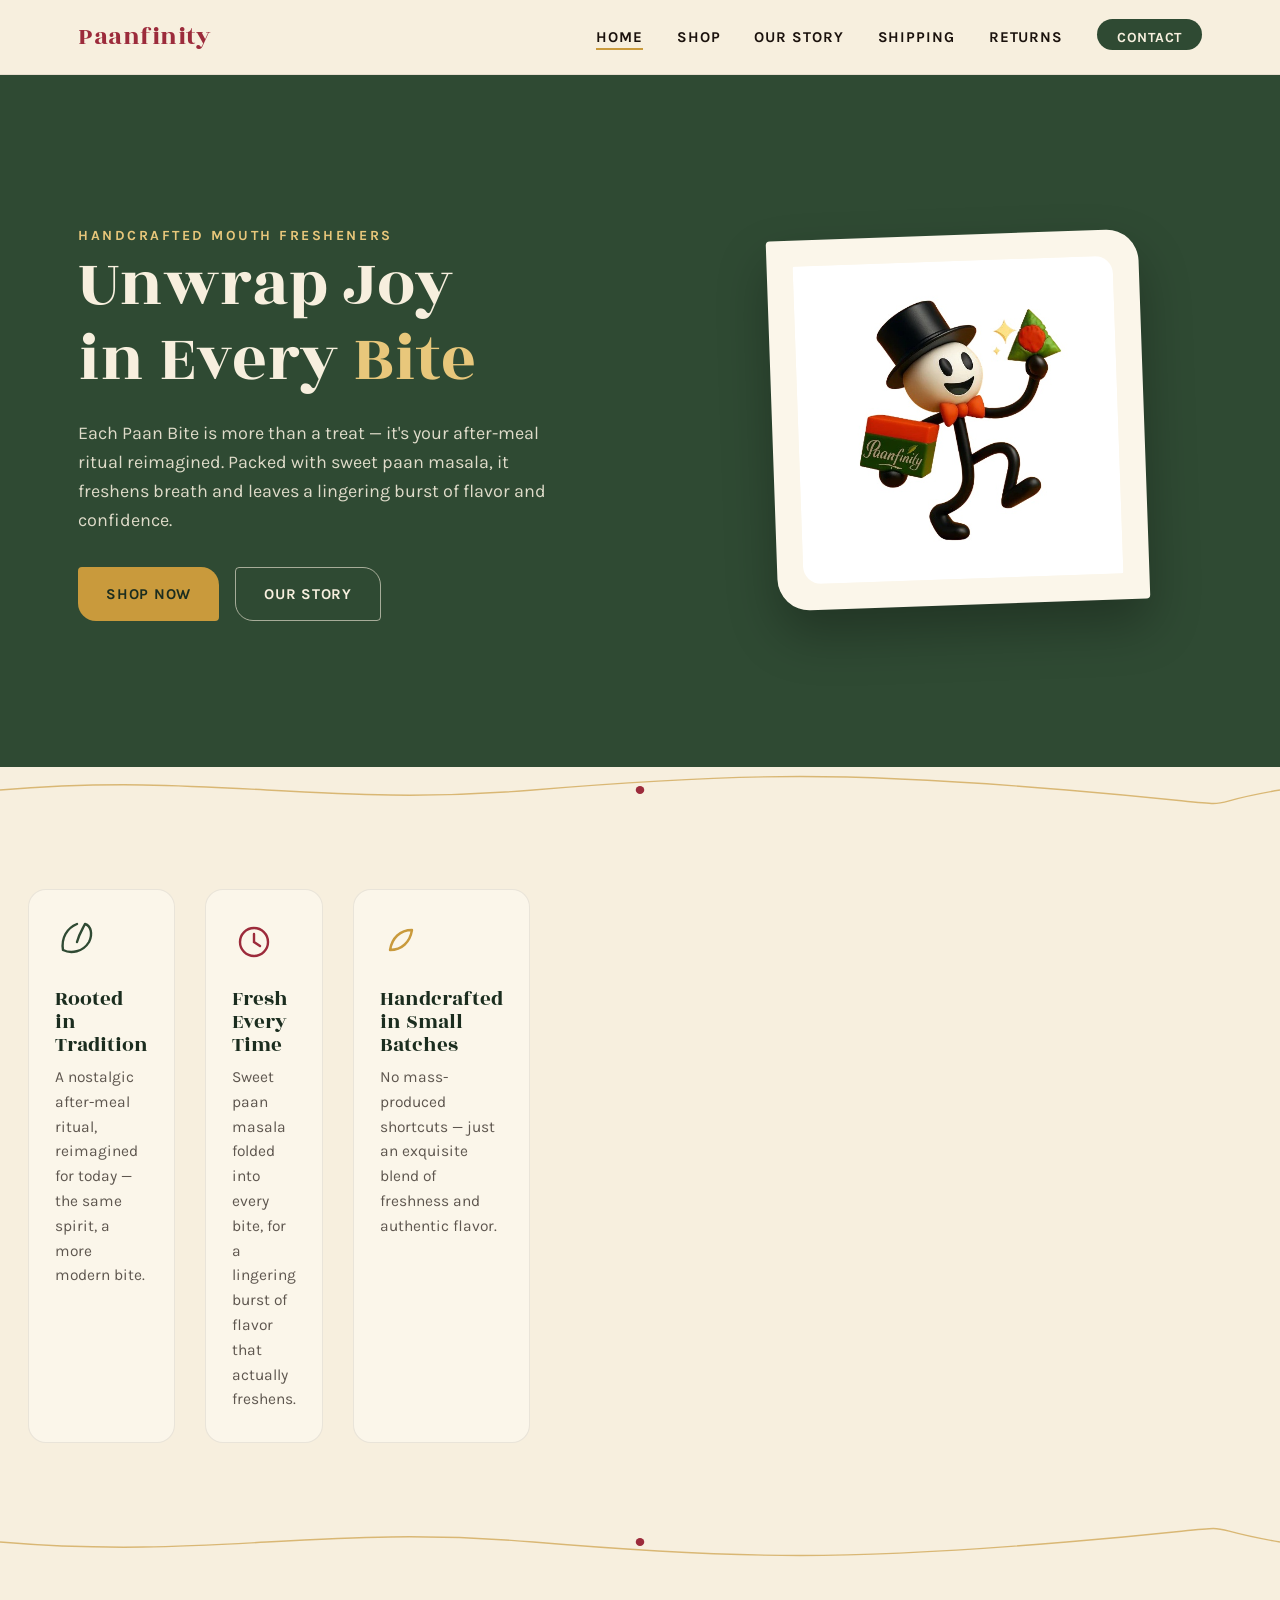
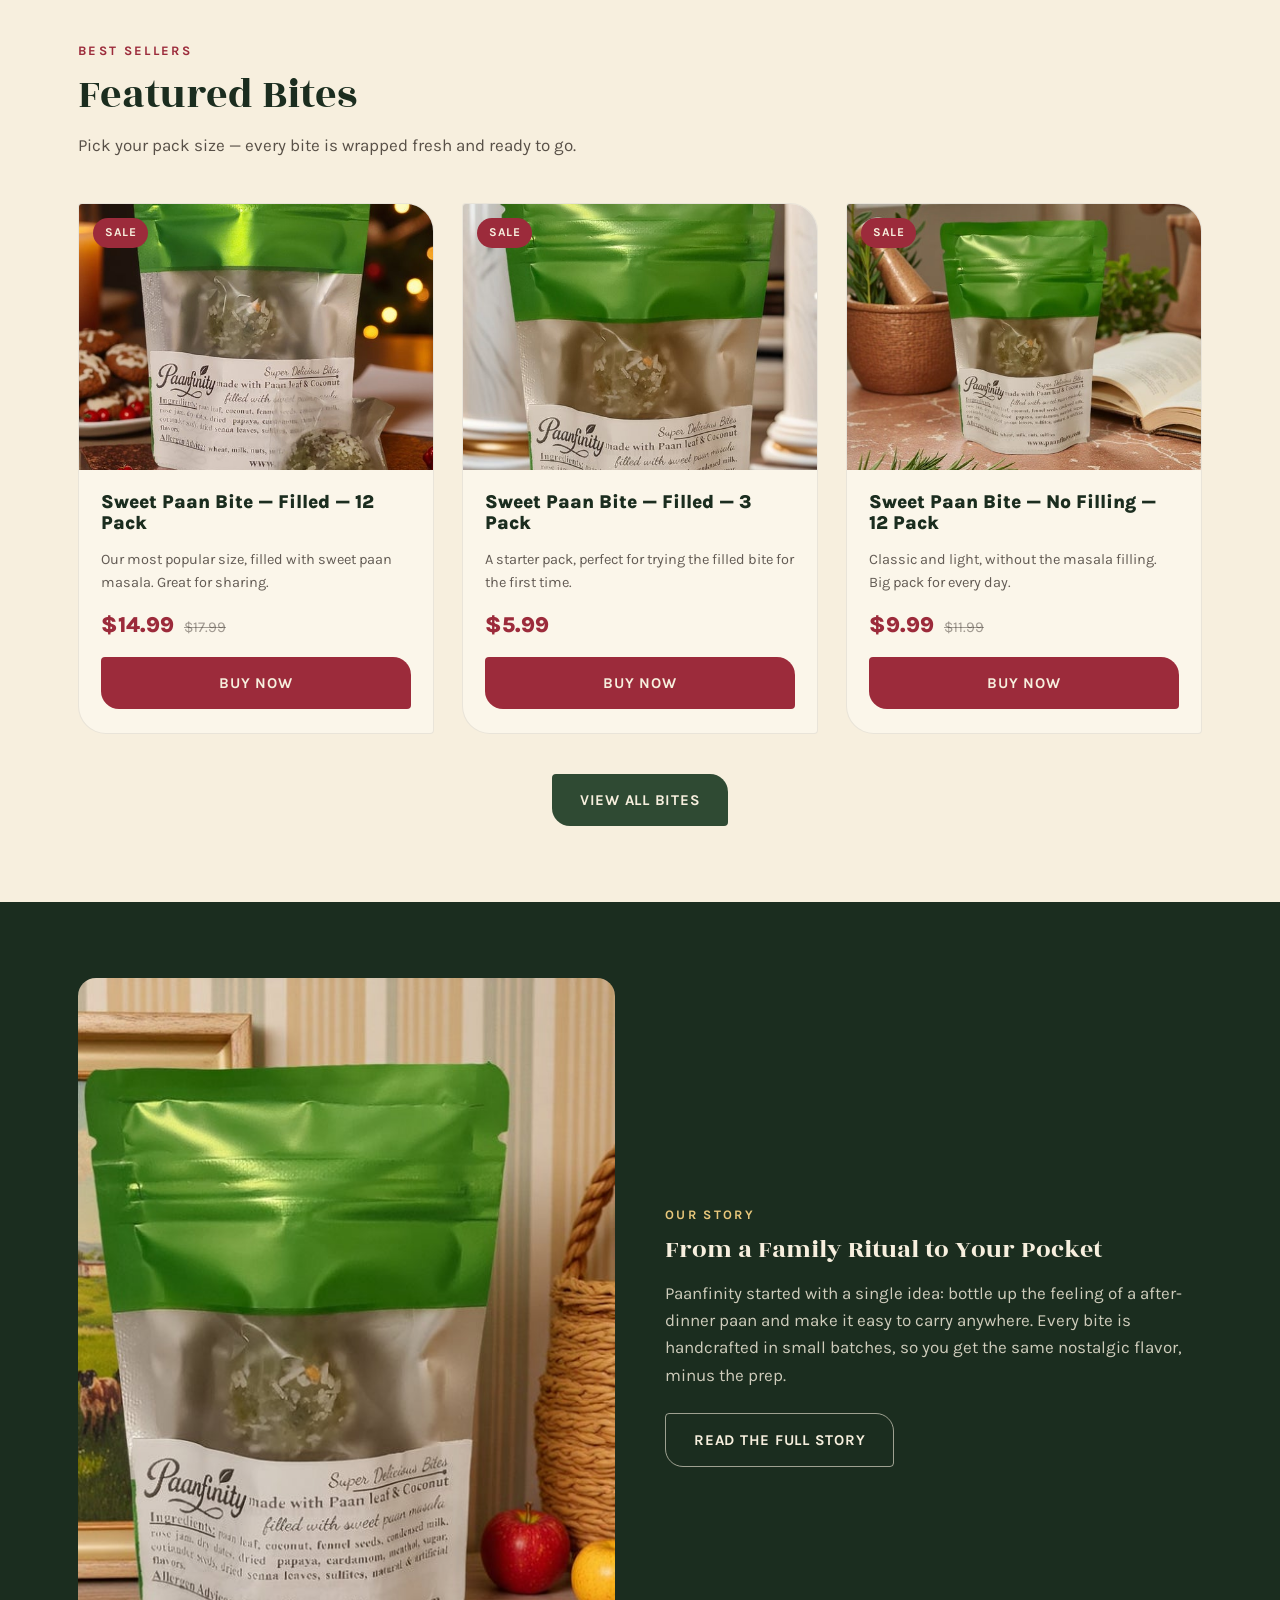
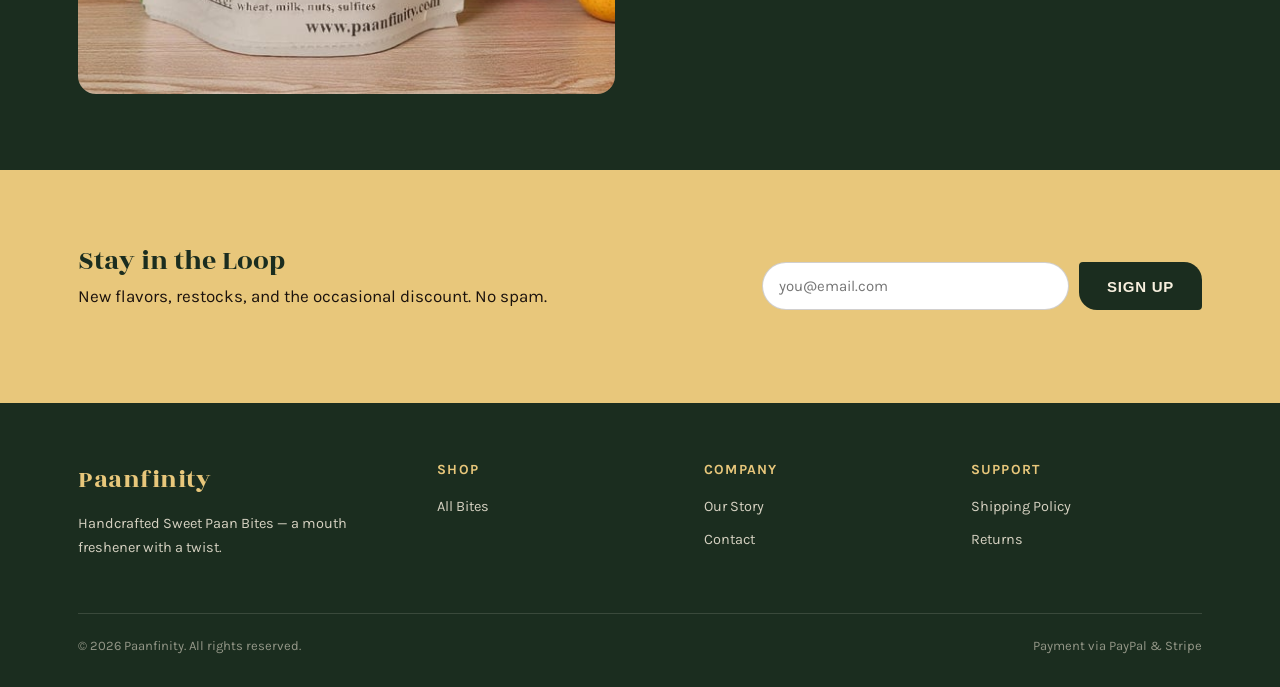
<file: index.html>
<!doctype html>
<html lang="en">
<head>
<meta charset="UTF-8">
<meta name="viewport" content="width=device-width, initial-scale=1">
<title>Paanfinity — Unwrap Joy in Every Bite</title>
<meta name="description" content="Handcrafted Sweet Paan Bites — a mouth freshener with a twist. Packed with sweet paan masala, inspired by tradition.">
<link rel="preconnect" href="https://fonts.googleapis.com">
<link href="https://fonts.googleapis.com/css2?family=Rozha+One&family=Karla:wght@400;700;800&display=swap" rel="stylesheet">
<link rel="stylesheet" href="style.css">
</head>
<body>

<header class="nav">
  <div class="wrap">
    <a href="index.html" class="nav-logo">Paanfinity</a>
    <button class="nav-toggle" aria-label="Toggle menu">☰</button>
    <ul class="nav-links">
      <li><a href="index.html" aria-current="page">Home</a></li>
      <li><a href="shop.html">Shop</a></li>
      <li><a href="our-story.html">Our Story</a></li>
      <li><a href="shipping.html">Shipping</a></li>
      <li><a href="returns.html">Returns</a></li>
      <li><a href="contact.html" class="nav-cta">Contact</a></li>
    </ul>
  </div>
</header>

<section class="hero">
  <div class="wrap">
    <div class="hero-copy">
      <span class="hero-eyebrow">Handcrafted Mouth Fresheners</span>
      <h1>Unwrap Joy<br>in Every <em>Bite</em></h1>
      <p class="lede">Each Paan Bite is more than a treat — it's your after-meal ritual reimagined. Packed with sweet paan masala, it freshens breath and leaves a lingering burst of flavor and confidence.</p>
      <div class="hero-actions">
        <a href="shop.html" class="btn btn-primary">Shop Now</a>
        <a href="our-story.html" class="btn btn-outline">Our Story</a>
      </div>
    </div>
    <div class="hero-art">
      <div class="frame">
        <img src="hero-mascot.jpg" alt="Paanfinity mascot holding a paan leaf and a Paanfinity box" width="320" height="auto">
      </div>
    </div>
  </div>
</section>

<svg class="leaf-divider" viewBox="0 0 1200 46" preserveAspectRatio="none" aria-hidden="true">
  <path d="M0 23 C 200 5, 300 41, 500 23 S 800 5, 1000 23 S 1100 41 1200 23"/>
  <circle cx="600" cy="23" r="4"/>
</svg>

<section class="values">
  <div class="wrap" style="display:grid; grid-template-columns:repeat(3,1fr); gap:30px;">
    <div class="value-card">
      <svg class="glyph" viewBox="0 0 44 44" fill="none"><path d="M22 4C12 8 6 18 8 30c8 4 20 2 26-8 4-8 2-16-4-18-3 6-6 10-8 18" stroke="#2F4A33" stroke-width="2.4" stroke-linecap="round" stroke-linejoin="round"/></svg>
      <h3>Rooted in Tradition</h3>
      <p>A nostalgic after-meal ritual, reimagined for today — the same spirit, a more modern bite.</p>
    </div>
    <div class="value-card">
      <svg class="glyph" viewBox="0 0 44 44" fill="none"><circle cx="22" cy="22" r="14" stroke="#9C2B3B" stroke-width="2.4"/><path d="M22 14v8l6 4" stroke="#9C2B3B" stroke-width="2.4" stroke-linecap="round"/></svg>
      <h3>Fresh Every Time</h3>
      <p>Sweet paan masala folded into every bite, for a lingering burst of flavor that actually freshens.</p>
    </div>
    <div class="value-card">
      <svg class="glyph" viewBox="0 0 44 44" fill="none"><path d="M10 30c2-12 10-20 22-20-2 12-10 20-22 20Z" stroke="#C99A3C" stroke-width="2.4" stroke-linejoin="round"/></svg>
      <h3>Handcrafted in Small Batches</h3>
      <p>No mass-produced shortcuts — just an exquisite blend of freshness and authentic flavor.</p>
    </div>
  </div>
</section>

<svg class="leaf-divider" viewBox="0 0 1200 46" preserveAspectRatio="none" aria-hidden="true">
  <path d="M0 23 C 200 41, 300 5, 500 23 S 800 41, 1000 23 S 1100 5 1200 23"/>
  <circle cx="600" cy="23" r="4"/>
</svg>

<section>
  <div class="wrap">
    <div class="section-head">
      <span class="section-eyebrow">Best Sellers</span>
      <h2>Featured Bites</h2>
      <p>Pick your pack size — every bite is wrapped fresh and ready to go.</p>
    </div>
    <div class="product-grid">

      <div class="product-card">
        <span class="badge">Sale</span>
        <div class="shot"><img src="bite-pouch-holiday.jpeg" alt="Paanfinity Sweet Paan Bite pouch, filled with paan masala, 12-pack"></div>
        <div class="info">
          <h3>Sweet Paan Bite — Filled — 12 Pack</h3>
          <p class="desc">Our most popular size, filled with sweet paan masala. Great for sharing.</p>
          <div class="price-row"><span class="price-now">$14.99</span><span class="price-was">$17.99</span></div>
          <!-- TODO: replace with your real PayPal.me or Stripe Payment Link -->
          <a class="btn btn-buy" href="https://www.paypal.com/paypalme/yourbusiness/14.99" target="_blank" rel="noopener">Buy Now</a>
        </div>
      </div>

      <div class="product-card">
        <span class="badge">Sale</span>
        <div class="shot"><img src="bite-pouch-marble.jpeg" alt="Paanfinity Sweet Paan Bite pouch, filled with paan masala, 3-pack"></div>
        <div class="info">
          <h3>Sweet Paan Bite — Filled — 3 Pack</h3>
          <p class="desc">A starter pack, perfect for trying the filled bite for the first time.</p>
          <div class="price-row"><span class="price-now">$5.99</span></div>
          <a class="btn btn-buy" href="https://www.paypal.com/paypalme/yourbusiness/5.99" target="_blank" rel="noopener">Buy Now</a>
        </div>
      </div>

      <div class="product-card">
        <span class="badge">Sale</span>
        <div class="shot"><img src="bite-pouch-kitchen.jpeg" alt="Paanfinity Sweet Paan Bite pouch, no filling, 12-pack"></div>
        <div class="info">
          <h3>Sweet Paan Bite — No Filling — 12 Pack</h3>
          <p class="desc">Classic and light, without the masala filling. Big pack for every day.</p>
          <div class="price-row"><span class="price-now">$9.99</span><span class="price-was">$11.99</span></div>
          <a class="btn btn-buy" href="https://www.paypal.com/paypalme/yourbusiness/9.99" target="_blank" rel="noopener">Buy Now</a>
        </div>
      </div>

    </div>
    <div style="text-align:center; margin-top:40px;">
      <a href="shop.html" class="btn" style="background:var(--leaf); color:var(--cream);">View All Bites</a>
    </div>
  </div>
</section>

<section class="story-split">
  <div class="wrap">
    <img src="bite-pouch-cottage.jpeg" alt="Paanfinity Sweet Paan Bite pouch in a cozy farmhouse setting">
    <div>
      <span class="section-eyebrow" style="color:var(--gold-soft);">Our Story</span>
      <h2>From a Family Ritual to Your Pocket</h2>
      <p>Paanfinity started with a single idea: bottle up the feeling of a after-dinner paan and make it easy to carry anywhere. Every bite is handcrafted in small batches, so you get the same nostalgic flavor, minus the prep.</p>
      <div style="margin-top:24px;">
        <a href="our-story.html" class="btn btn-outline">Read the Full Story</a>
      </div>
    </div>
  </div>
</section>

<section class="newsletter">
  <div class="wrap">
    <div>
      <h2>Stay in the Loop</h2>
      <p style="margin-top:6px;">New flavors, restocks, and the occasional discount. No spam.</p>
    </div>
    <!-- TODO: hook this up to a free form backend like Formspree, see README -->
    <form action="https://formspree.io/f/YOUR_FORM_ID" method="POST">
      <input type="email" name="email" placeholder="you@email.com" required aria-label="Email address">
      <button type="submit" class="btn">Sign Up</button>
    </form>
  </div>
</section>

<footer>
  <div class="wrap">
    <div class="footer-grid">
      <div class="footer-brand">
        <span class="nav-logo">Paanfinity</span>
        <p>Handcrafted Sweet Paan Bites — a mouth freshener with a twist.</p>
      </div>
      <div>
        <h4>Shop</h4>
        <ul>
          <li><a href="shop.html">All Bites</a></li>
        </ul>
      </div>
      <div>
        <h4>Company</h4>
        <ul>
          <li><a href="our-story.html">Our Story</a></li>
          <li><a href="contact.html">Contact</a></li>
        </ul>
      </div>
      <div>
        <h4>Support</h4>
        <ul>
          <li><a href="shipping.html">Shipping Policy</a></li>
          <li><a href="returns.html">Returns</a></li>
        </ul>
      </div>
    </div>
    <div class="footer-bottom">
      <span>© 2026 Paanfinity. All rights reserved.</span>
      <span>Payment via PayPal &amp; Stripe</span>
    </div>
  </div>
</footer>

<script src="script.js"></script>
</body>
</html>
</file>
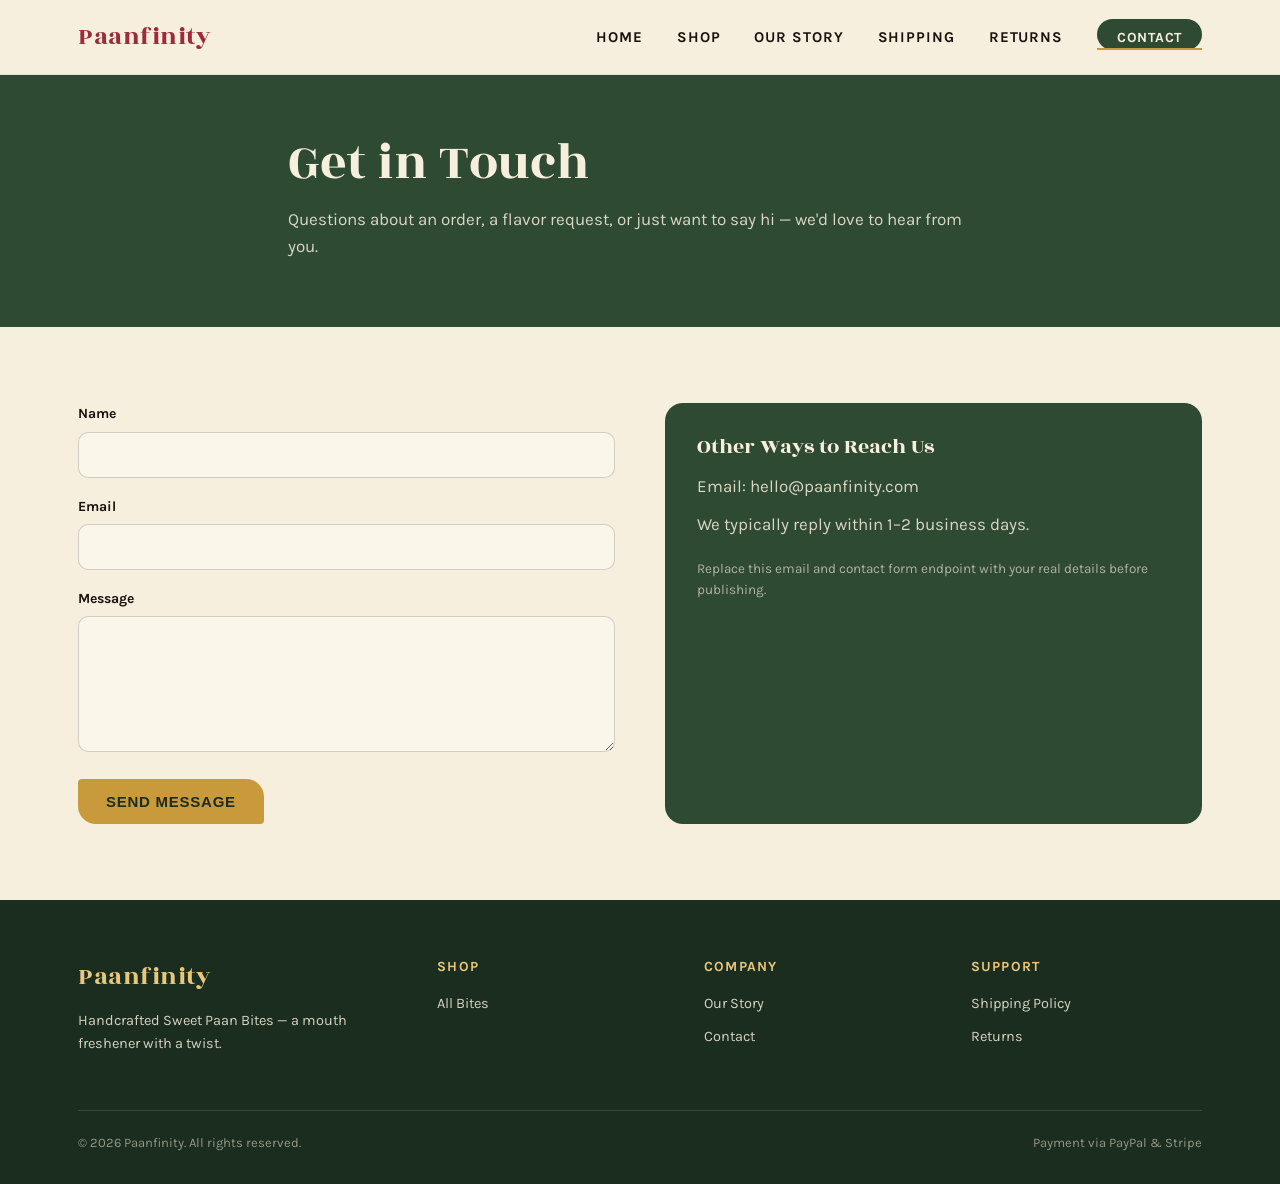
<file: contact.html>
<!doctype html>
<html lang="en">
<head>
<meta charset="UTF-8">
<meta name="viewport" content="width=device-width, initial-scale=1">
<title>Contact — Paanfinity</title>
<link rel="preconnect" href="https://fonts.googleapis.com">
<link href="https://fonts.googleapis.com/css2?family=Rozha+One&family=Karla:wght@400;700;800&display=swap" rel="stylesheet">
<link rel="stylesheet" href="style.css">
</head>
<body>

<header class="nav">
  <div class="wrap">
    <a href="index.html" class="nav-logo">Paanfinity</a>
    <button class="nav-toggle" aria-label="Toggle menu">☰</button>
    <ul class="nav-links">
      <li><a href="index.html">Home</a></li>
      <li><a href="shop.html">Shop</a></li>
      <li><a href="our-story.html">Our Story</a></li>
      <li><a href="shipping.html">Shipping</a></li>
      <li><a href="returns.html">Returns</a></li>
      <li><a href="contact.html" class="nav-cta" aria-current="page">Contact</a></li>
    </ul>
  </div>
</header>

<section class="page-hero">
  <div class="wrap">
    <h1>Get in Touch</h1>
    <p>Questions about an order, a flavor request, or just want to say hi — we'd love to hear from you.</p>
  </div>
</section>

<section>
  <div class="wrap contact-grid">
    <div>
      <!-- TODO: point this at a free form backend such as Formspree (formspree.io) —
           create a free account, get your form endpoint, and paste it below. -->
      <form action="https://formspree.io/f/YOUR_FORM_ID" method="POST">
        <div class="field">
          <label for="name">Name</label>
          <input type="text" id="name" name="name" required>
        </div>
        <div class="field">
          <label for="email">Email</label>
          <input type="email" id="email" name="email" required>
        </div>
        <div class="field">
          <label for="message">Message</label>
          <textarea id="message" name="message" rows="6" required></textarea>
        </div>
        <button type="submit" class="btn btn-primary">Send Message</button>
      </form>
    </div>
    <div class="contact-info-card">
      <h3>Other Ways to Reach Us</h3>
      <p>Email: hello@paanfinity.com</p>
      <p>We typically reply within 1–2 business days.</p>
      <p style="margin-top:20px; font-size:13.5px; opacity:.75;">Replace this email and contact form endpoint with your real details before publishing.</p>
    </div>
  </div>
</section>

<footer>
  <div class="wrap">
    <div class="footer-grid">
      <div class="footer-brand">
        <span class="nav-logo">Paanfinity</span>
        <p>Handcrafted Sweet Paan Bites — a mouth freshener with a twist.</p>
      </div>
      <div>
        <h4>Shop</h4>
        <ul><li><a href="shop.html">All Bites</a></li></ul>
      </div>
      <div>
        <h4>Company</h4>
        <ul>
          <li><a href="our-story.html">Our Story</a></li>
          <li><a href="contact.html">Contact</a></li>
        </ul>
      </div>
      <div>
        <h4>Support</h4>
        <ul>
          <li><a href="shipping.html">Shipping Policy</a></li>
          <li><a href="returns.html">Returns</a></li>
        </ul>
      </div>
    </div>
    <div class="footer-bottom">
      <span>© 2026 Paanfinity. All rights reserved.</span>
      <span>Payment via PayPal &amp; Stripe</span>
    </div>
  </div>
</footer>

<script src="script.js"></script>
</body>
</html>
</file>
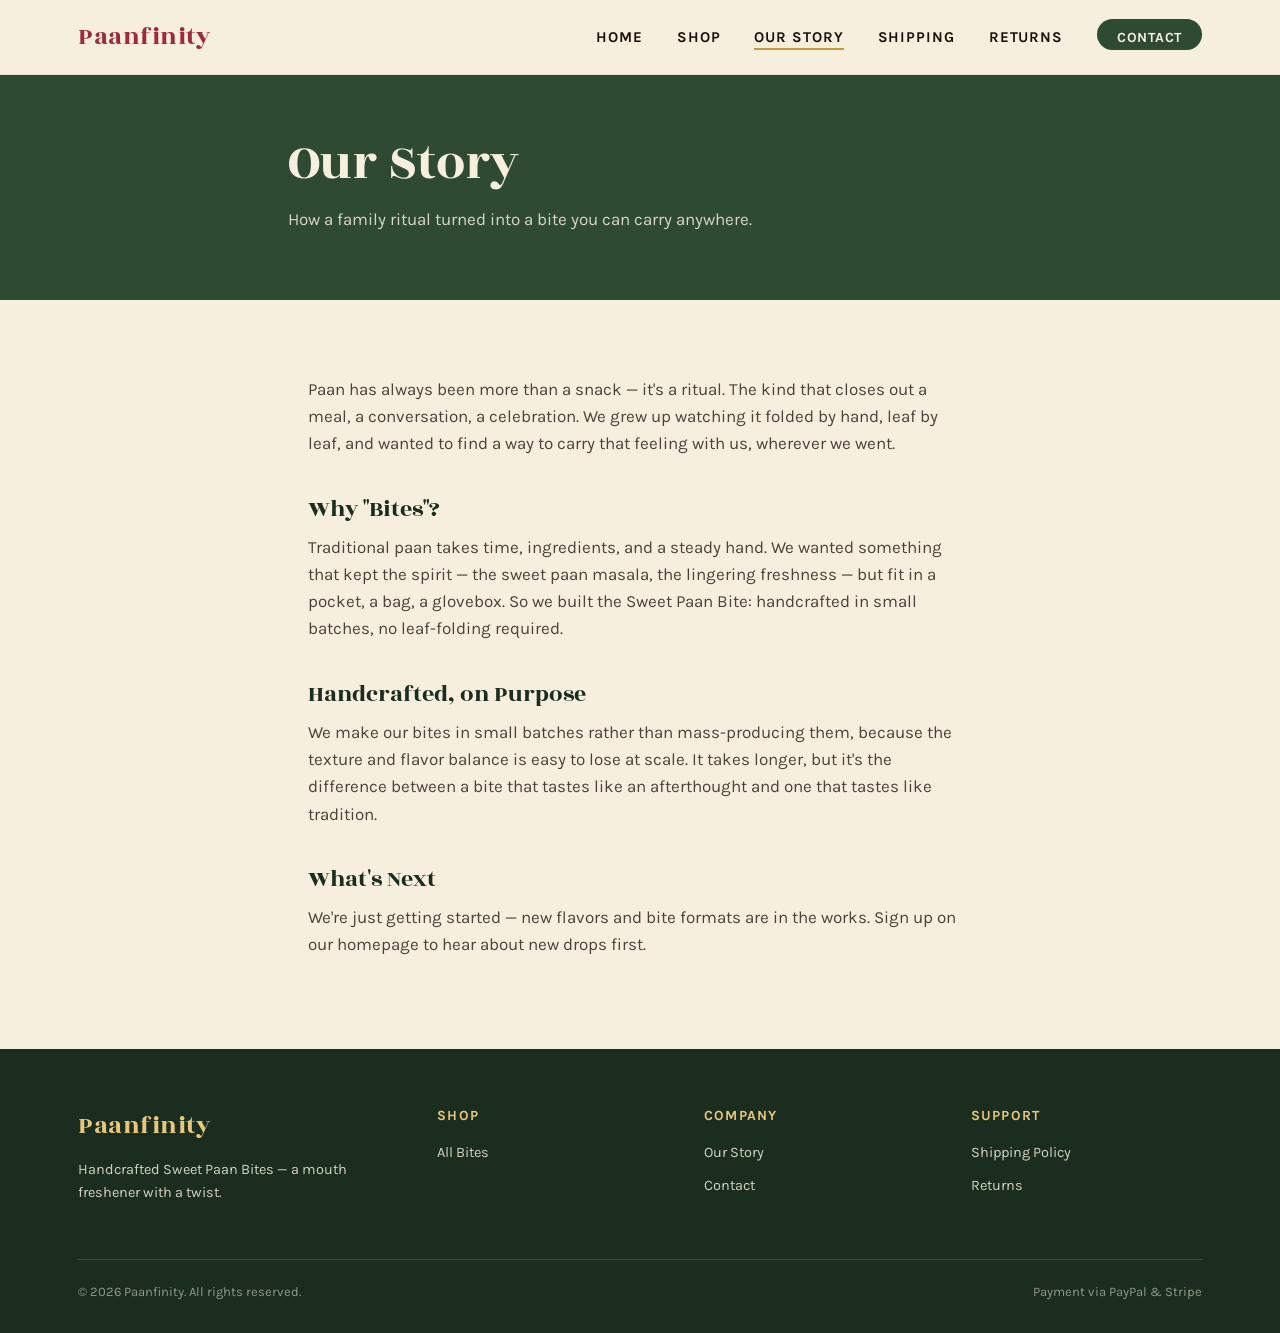
<file: our-story.html>
<!doctype html>
<html lang="en">
<head>
<meta charset="UTF-8">
<meta name="viewport" content="width=device-width, initial-scale=1">
<title>Our Story — Paanfinity</title>
<link rel="preconnect" href="https://fonts.googleapis.com">
<link href="https://fonts.googleapis.com/css2?family=Rozha+One&family=Karla:wght@400;700;800&display=swap" rel="stylesheet">
<link rel="stylesheet" href="style.css">
</head>
<body>

<header class="nav">
  <div class="wrap">
    <a href="index.html" class="nav-logo">Paanfinity</a>
    <button class="nav-toggle" aria-label="Toggle menu">☰</button>
    <ul class="nav-links">
      <li><a href="index.html">Home</a></li>
      <li><a href="shop.html">Shop</a></li>
      <li><a href="our-story.html" aria-current="page">Our Story</a></li>
      <li><a href="shipping.html">Shipping</a></li>
      <li><a href="returns.html">Returns</a></li>
      <li><a href="contact.html" class="nav-cta">Contact</a></li>
    </ul>
  </div>
</header>

<section class="page-hero">
  <div class="wrap">
    <h1>Our Story</h1>
    <p>How a family ritual turned into a bite you can carry anywhere.</p>
  </div>
</section>

<section>
  <div class="wrap prose">
    <p>Paan has always been more than a snack — it's a ritual. The kind that closes out a meal, a conversation, a celebration. We grew up watching it folded by hand, leaf by leaf, and wanted to find a way to carry that feeling with us, wherever we went.</p>
    <h2>Why "Bites"?</h2>
    <p>Traditional paan takes time, ingredients, and a steady hand. We wanted something that kept the spirit — the sweet paan masala, the lingering freshness — but fit in a pocket, a bag, a glovebox. So we built the Sweet Paan Bite: handcrafted in small batches, no leaf-folding required.</p>
    <h2>Handcrafted, on Purpose</h2>
    <p>We make our bites in small batches rather than mass-producing them, because the texture and flavor balance is easy to lose at scale. It takes longer, but it's the difference between a bite that tastes like an afterthought and one that tastes like tradition.</p>
    <h2>What's Next</h2>
    <p>We're just getting started — new flavors and bite formats are in the works. Sign up on our homepage to hear about new drops first.</p>
  </div>
</section>

<footer>
  <div class="wrap">
    <div class="footer-grid">
      <div class="footer-brand">
        <span class="nav-logo">Paanfinity</span>
        <p>Handcrafted Sweet Paan Bites — a mouth freshener with a twist.</p>
      </div>
      <div>
        <h4>Shop</h4>
        <ul><li><a href="shop.html">All Bites</a></li></ul>
      </div>
      <div>
        <h4>Company</h4>
        <ul>
          <li><a href="our-story.html">Our Story</a></li>
          <li><a href="contact.html">Contact</a></li>
        </ul>
      </div>
      <div>
        <h4>Support</h4>
        <ul>
          <li><a href="shipping.html">Shipping Policy</a></li>
          <li><a href="returns.html">Returns</a></li>
        </ul>
      </div>
    </div>
    <div class="footer-bottom">
      <span>© 2026 Paanfinity. All rights reserved.</span>
      <span>Payment via PayPal &amp; Stripe</span>
    </div>
  </div>
</footer>

<script src="script.js"></script>
</body>
</html>
</file>
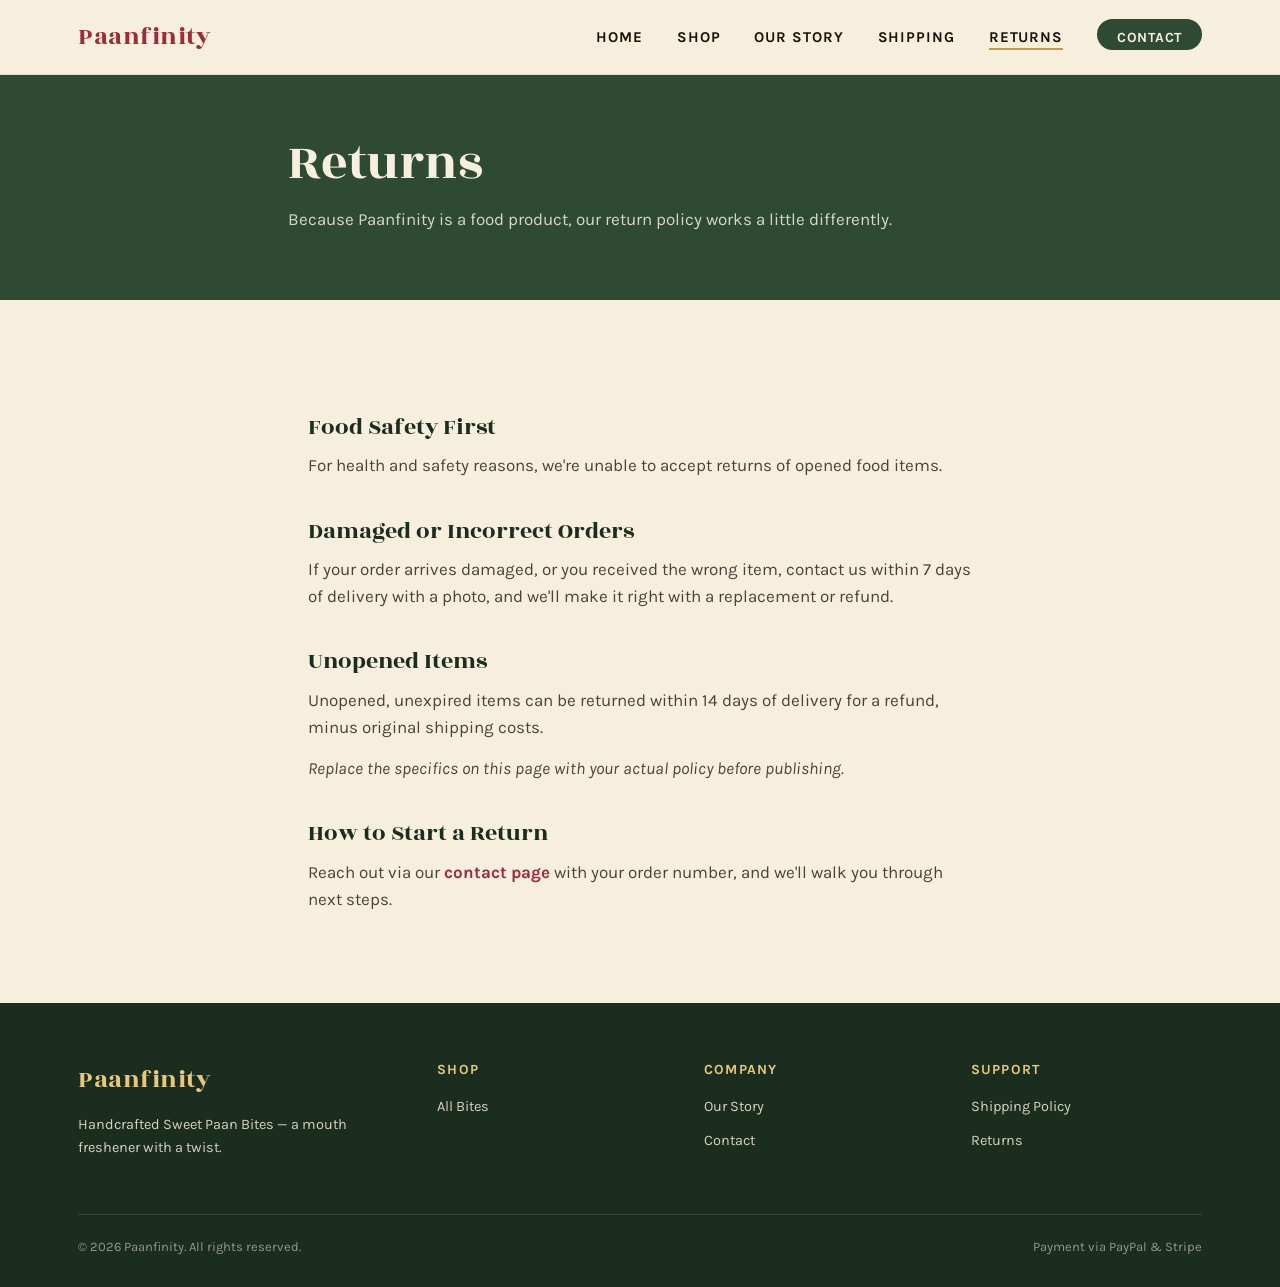
<file: returns.html>
<!doctype html>
<html lang="en">
<head>
<meta charset="UTF-8">
<meta name="viewport" content="width=device-width, initial-scale=1">
<title>Returns — Paanfinity</title>
<link rel="preconnect" href="https://fonts.googleapis.com">
<link href="https://fonts.googleapis.com/css2?family=Rozha+One&family=Karla:wght@400;700;800&display=swap" rel="stylesheet">
<link rel="stylesheet" href="style.css">
</head>
<body>

<header class="nav">
  <div class="wrap">
    <a href="index.html" class="nav-logo">Paanfinity</a>
    <button class="nav-toggle" aria-label="Toggle menu">☰</button>
    <ul class="nav-links">
      <li><a href="index.html">Home</a></li>
      <li><a href="shop.html">Shop</a></li>
      <li><a href="our-story.html">Our Story</a></li>
      <li><a href="shipping.html">Shipping</a></li>
      <li><a href="returns.html" aria-current="page">Returns</a></li>
      <li><a href="contact.html" class="nav-cta">Contact</a></li>
    </ul>
  </div>
</header>

<section class="page-hero">
  <div class="wrap">
    <h1>Returns</h1>
    <p>Because Paanfinity is a food product, our return policy works a little differently.</p>
  </div>
</section>

<section>
  <div class="wrap prose">
    <h2>Food Safety First</h2>
    <p>For health and safety reasons, we're unable to accept returns of opened food items.</p>
    <h2>Damaged or Incorrect Orders</h2>
    <p>If your order arrives damaged, or you received the wrong item, contact us within 7 days of delivery with a photo, and we'll make it right with a replacement or refund.</p>
    <h2>Unopened Items</h2>
    <p>Unopened, unexpired items can be returned within 14 days of delivery for a refund, minus original shipping costs.</p>
    <p><em>Replace the specifics on this page with your actual policy before publishing.</em></p>
    <h2>How to Start a Return</h2>
    <p>Reach out via our <a href="contact.html" style="color:var(--paan-red); font-weight:700;">contact page</a> with your order number, and we'll walk you through next steps.</p>
  </div>
</section>

<footer>
  <div class="wrap">
    <div class="footer-grid">
      <div class="footer-brand">
        <span class="nav-logo">Paanfinity</span>
        <p>Handcrafted Sweet Paan Bites — a mouth freshener with a twist.</p>
      </div>
      <div>
        <h4>Shop</h4>
        <ul><li><a href="shop.html">All Bites</a></li></ul>
      </div>
      <div>
        <h4>Company</h4>
        <ul>
          <li><a href="our-story.html">Our Story</a></li>
          <li><a href="contact.html">Contact</a></li>
        </ul>
      </div>
      <div>
        <h4>Support</h4>
        <ul>
          <li><a href="shipping.html">Shipping Policy</a></li>
          <li><a href="returns.html">Returns</a></li>
        </ul>
      </div>
    </div>
    <div class="footer-bottom">
      <span>© 2026 Paanfinity. All rights reserved.</span>
      <span>Payment via PayPal &amp; Stripe</span>
    </div>
  </div>
</footer>

<script src="script.js"></script>
</body>
</html>
</file>
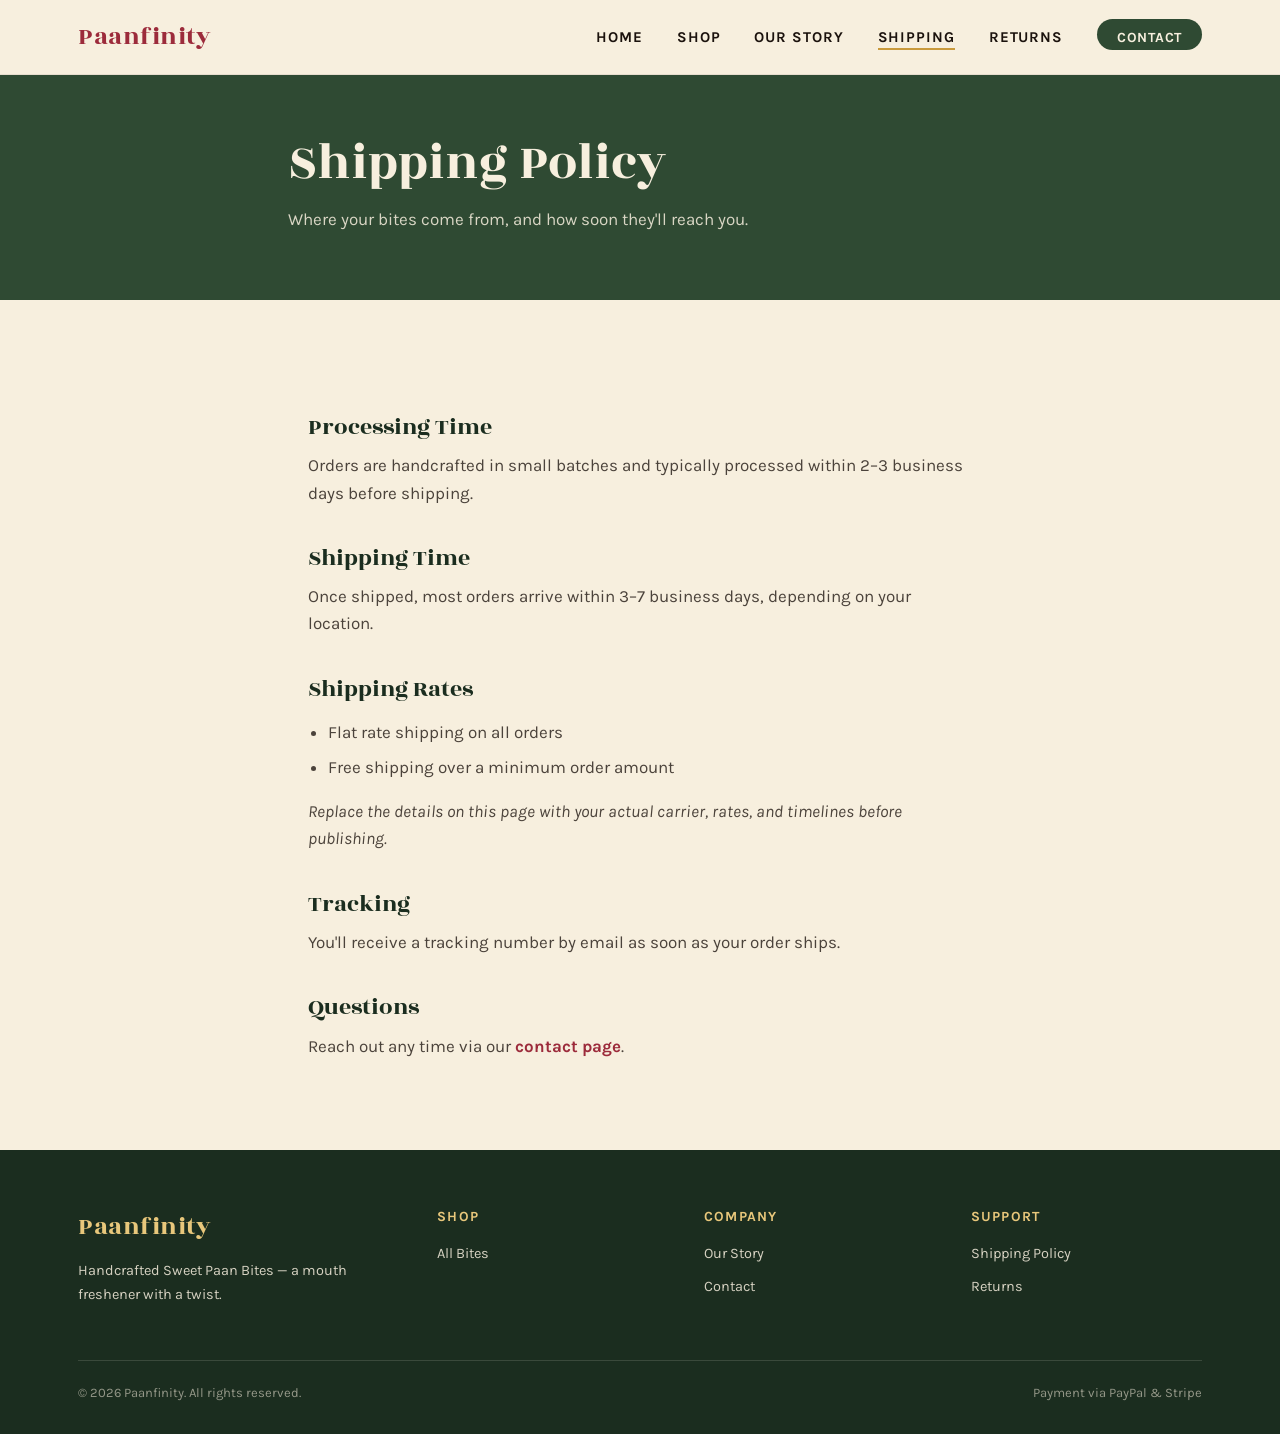
<file: shipping.html>
<!doctype html>
<html lang="en">
<head>
<meta charset="UTF-8">
<meta name="viewport" content="width=device-width, initial-scale=1">
<title>Shipping Policy — Paanfinity</title>
<link rel="preconnect" href="https://fonts.googleapis.com">
<link href="https://fonts.googleapis.com/css2?family=Rozha+One&family=Karla:wght@400;700;800&display=swap" rel="stylesheet">
<link rel="stylesheet" href="style.css">
</head>
<body>

<header class="nav">
  <div class="wrap">
    <a href="index.html" class="nav-logo">Paanfinity</a>
    <button class="nav-toggle" aria-label="Toggle menu">☰</button>
    <ul class="nav-links">
      <li><a href="index.html">Home</a></li>
      <li><a href="shop.html">Shop</a></li>
      <li><a href="our-story.html">Our Story</a></li>
      <li><a href="shipping.html" aria-current="page">Shipping</a></li>
      <li><a href="returns.html">Returns</a></li>
      <li><a href="contact.html" class="nav-cta">Contact</a></li>
    </ul>
  </div>
</header>

<section class="page-hero">
  <div class="wrap">
    <h1>Shipping Policy</h1>
    <p>Where your bites come from, and how soon they'll reach you.</p>
  </div>
</section>

<section>
  <div class="wrap prose">
    <h2>Processing Time</h2>
    <p>Orders are handcrafted in small batches and typically processed within 2–3 business days before shipping.</p>
    <h2>Shipping Time</h2>
    <p>Once shipped, most orders arrive within 3–7 business days, depending on your location.</p>
    <h2>Shipping Rates</h2>
    <ul>
      <li>Flat rate shipping on all orders</li>
      <li>Free shipping over a minimum order amount</li>
    </ul>
    <p><em>Replace the details on this page with your actual carrier, rates, and timelines before publishing.</em></p>
    <h2>Tracking</h2>
    <p>You'll receive a tracking number by email as soon as your order ships.</p>
    <h2>Questions</h2>
    <p>Reach out any time via our <a href="contact.html" style="color:var(--paan-red); font-weight:700;">contact page</a>.</p>
  </div>
</section>

<footer>
  <div class="wrap">
    <div class="footer-grid">
      <div class="footer-brand">
        <span class="nav-logo">Paanfinity</span>
        <p>Handcrafted Sweet Paan Bites — a mouth freshener with a twist.</p>
      </div>
      <div>
        <h4>Shop</h4>
        <ul><li><a href="shop.html">All Bites</a></li></ul>
      </div>
      <div>
        <h4>Company</h4>
        <ul>
          <li><a href="our-story.html">Our Story</a></li>
          <li><a href="contact.html">Contact</a></li>
        </ul>
      </div>
      <div>
        <h4>Support</h4>
        <ul>
          <li><a href="shipping.html">Shipping Policy</a></li>
          <li><a href="returns.html">Returns</a></li>
        </ul>
      </div>
    </div>
    <div class="footer-bottom">
      <span>© 2026 Paanfinity. All rights reserved.</span>
      <span>Payment via PayPal &amp; Stripe</span>
    </div>
  </div>
</footer>

<script src="script.js"></script>
</body>
</html>
</file>
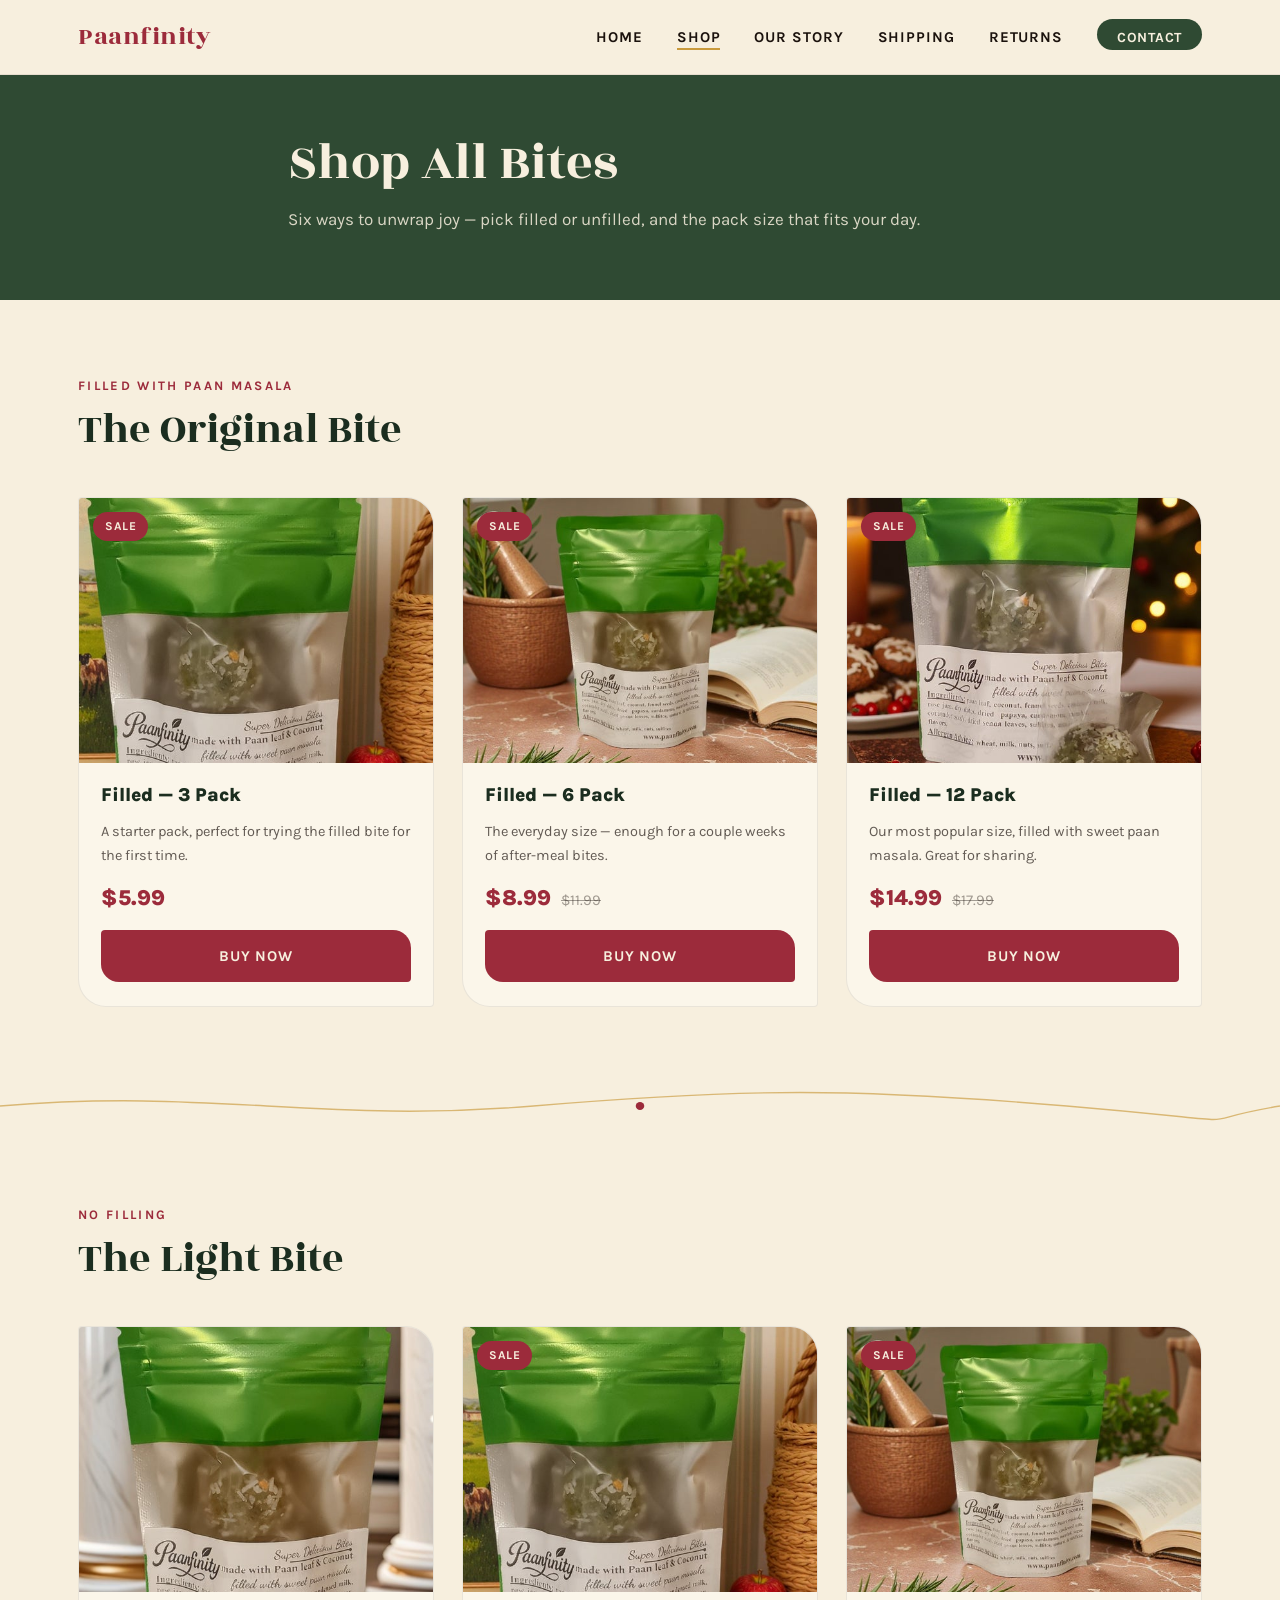
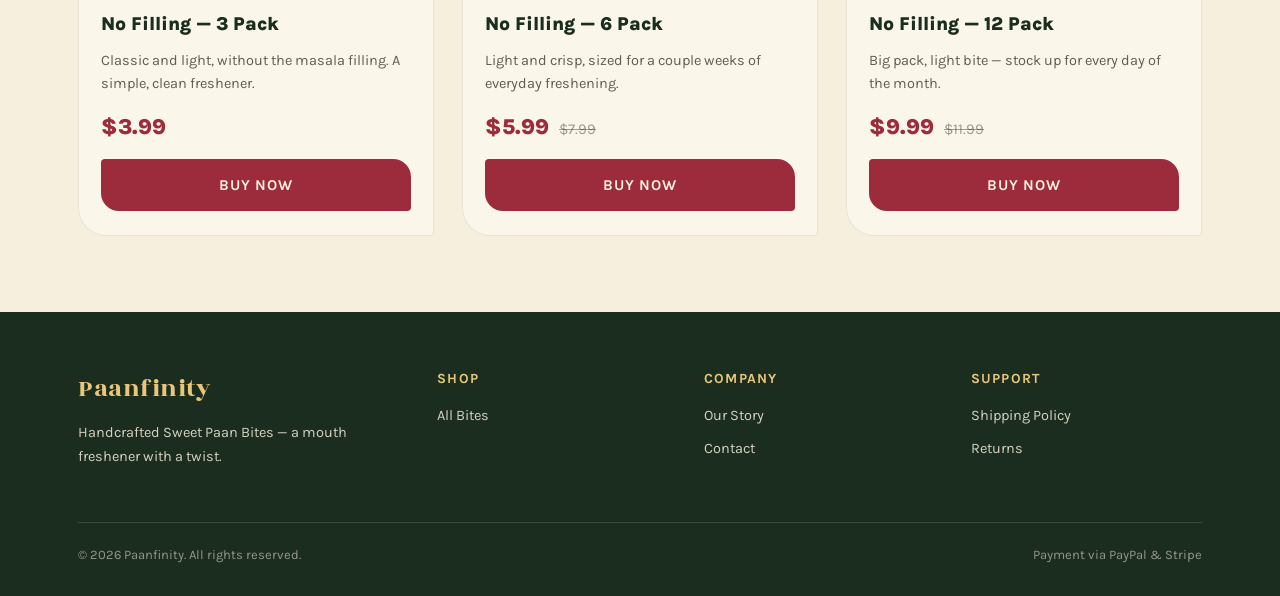
<file: shop.html>
<!doctype html>
<html lang="en">
<head>
<meta charset="UTF-8">
<meta name="viewport" content="width=device-width, initial-scale=1">
<title>Shop All Bites — Paanfinity</title>
<meta name="description" content="Shop all Paanfinity Sweet Paan Bites — filled and unfilled, in 3, 6, and 12-bite packs.">
<link rel="preconnect" href="https://fonts.googleapis.com">
<link href="https://fonts.googleapis.com/css2?family=Rozha+One&family=Karla:wght@400;700;800&display=swap" rel="stylesheet">
<link rel="stylesheet" href="style.css">
</head>
<body>

<header class="nav">
  <div class="wrap">
    <a href="index.html" class="nav-logo">Paanfinity</a>
    <button class="nav-toggle" aria-label="Toggle menu">☰</button>
    <ul class="nav-links">
      <li><a href="index.html">Home</a></li>
      <li><a href="shop.html" aria-current="page">Shop</a></li>
      <li><a href="our-story.html">Our Story</a></li>
      <li><a href="shipping.html">Shipping</a></li>
      <li><a href="returns.html">Returns</a></li>
      <li><a href="contact.html" class="nav-cta">Contact</a></li>
    </ul>
  </div>
</header>

<section class="page-hero">
  <div class="wrap">
    <h1>Shop All Bites</h1>
    <p>Six ways to unwrap joy — pick filled or unfilled, and the pack size that fits your day.</p>
  </div>
</section>

<section>
  <div class="wrap">
    <div class="section-head" style="max-width:none;">
      <span class="section-eyebrow">Filled with Paan Masala</span>
      <h2>The Original Bite</h2>
    </div>
    <div class="product-grid">

      <div class="product-card">
        <span class="badge">Sale</span>
        <div class="shot"><img src="bite-pouch-cottage.jpeg" alt="Paanfinity Sweet Paan Bite pouch, filled, 3-pack"></div>
        <div class="info">
          <h3>Filled — 3 Pack</h3>
          <p class="desc">A starter pack, perfect for trying the filled bite for the first time.</p>
          <div class="price-row"><span class="price-now">$5.99</span></div>
          <a class="btn btn-buy" href="https://www.paypal.com/paypalme/yourbusiness/5.99" target="_blank" rel="noopener">Buy Now</a>
        </div>
      </div>

      <div class="product-card">
        <span class="badge">Sale</span>
        <div class="shot"><img src="bite-pouch-kitchen.jpeg" alt="Paanfinity Sweet Paan Bite pouch, filled, 6-pack"></div>
        <div class="info">
          <h3>Filled — 6 Pack</h3>
          <p class="desc">The everyday size — enough for a couple weeks of after-meal bites.</p>
          <div class="price-row"><span class="price-now">$8.99</span><span class="price-was">$11.99</span></div>
          <a class="btn btn-buy" href="https://www.paypal.com/paypalme/yourbusiness/8.99" target="_blank" rel="noopener">Buy Now</a>
        </div>
      </div>

      <div class="product-card">
        <span class="badge">Sale</span>
        <div class="shot"><img src="bite-pouch-holiday.jpeg" alt="Paanfinity Sweet Paan Bite pouch, filled, 12-pack"></div>
        <div class="info">
          <h3>Filled — 12 Pack</h3>
          <p class="desc">Our most popular size, filled with sweet paan masala. Great for sharing.</p>
          <div class="price-row"><span class="price-now">$14.99</span><span class="price-was">$17.99</span></div>
          <a class="btn btn-buy" href="https://www.paypal.com/paypalme/yourbusiness/14.99" target="_blank" rel="noopener">Buy Now</a>
        </div>
      </div>

    </div>
  </div>
</section>

<svg class="leaf-divider" viewBox="0 0 1200 46" preserveAspectRatio="none" aria-hidden="true">
  <path d="M0 23 C 200 5, 300 41, 500 23 S 800 5, 1000 23 S 1100 41 1200 23"/>
  <circle cx="600" cy="23" r="4"/>
</svg>

<section>
  <div class="wrap">
    <div class="section-head" style="max-width:none;">
      <span class="section-eyebrow">No Filling</span>
      <h2>The Light Bite</h2>
    </div>
    <div class="product-grid">

      <div class="product-card">
        <div class="shot"><img src="bite-pouch-marble.jpeg" alt="Paanfinity Sweet Paan Bite pouch, no filling, 3-pack"></div>
        <div class="info">
          <h3>No Filling — 3 Pack</h3>
          <p class="desc">Classic and light, without the masala filling. A simple, clean freshener.</p>
          <div class="price-row"><span class="price-now">$3.99</span></div>
          <a class="btn btn-buy" href="https://www.paypal.com/paypalme/yourbusiness/3.99" target="_blank" rel="noopener">Buy Now</a>
        </div>
      </div>

      <div class="product-card">
        <span class="badge">Sale</span>
        <div class="shot"><img src="bite-pouch-cottage.jpeg" alt="Paanfinity Sweet Paan Bite pouch, no filling, 6-pack"></div>
        <div class="info">
          <h3>No Filling — 6 Pack</h3>
          <p class="desc">Light and crisp, sized for a couple weeks of everyday freshening.</p>
          <div class="price-row"><span class="price-now">$5.99</span><span class="price-was">$7.99</span></div>
          <a class="btn btn-buy" href="https://www.paypal.com/paypalme/yourbusiness/5.99" target="_blank" rel="noopener">Buy Now</a>
        </div>
      </div>

      <div class="product-card">
        <span class="badge">Sale</span>
        <div class="shot"><img src="bite-pouch-kitchen.jpeg" alt="Paanfinity Sweet Paan Bite pouch, no filling, 12-pack"></div>
        <div class="info">
          <h3>No Filling — 12 Pack</h3>
          <p class="desc">Big pack, light bite — stock up for every day of the month.</p>
          <div class="price-row"><span class="price-now">$9.99</span><span class="price-was">$11.99</span></div>
          <a class="btn btn-buy" href="https://www.paypal.com/paypalme/yourbusiness/9.99" target="_blank" rel="noopener">Buy Now</a>
        </div>
      </div>

    </div>
  </div>
</section>

<footer>
  <div class="wrap">
    <div class="footer-grid">
      <div class="footer-brand">
        <span class="nav-logo">Paanfinity</span>
        <p>Handcrafted Sweet Paan Bites — a mouth freshener with a twist.</p>
      </div>
      <div>
        <h4>Shop</h4>
        <ul><li><a href="shop.html">All Bites</a></li></ul>
      </div>
      <div>
        <h4>Company</h4>
        <ul>
          <li><a href="our-story.html">Our Story</a></li>
          <li><a href="contact.html">Contact</a></li>
        </ul>
      </div>
      <div>
        <h4>Support</h4>
        <ul>
          <li><a href="shipping.html">Shipping Policy</a></li>
          <li><a href="returns.html">Returns</a></li>
        </ul>
      </div>
    </div>
    <div class="footer-bottom">
      <span>© 2026 Paanfinity. All rights reserved.</span>
      <span>Payment via PayPal &amp; Stripe</span>
    </div>
  </div>
</footer>

<script src="script.js"></script>
</body>
</html>
</file>
<file: style.css>
/* =========================================================
   Paanfinity — shared stylesheet
   Design tokens: see comments below for the rationale.
   ========================================================= */

:root {
  /* Color — drawn from the product itself: betel leaf, the red
     stain paan leaves on the lips, foil wrapping, rice paper. */
  --ink:        #1B120D;   /* near-black, warm */
  --cream:      #F7EFDE;   /* rice-paper ivory */
  --cream-soft: #FBF6EA;
  --leaf:       #2F4A33;   /* betel leaf green */
  --leaf-dark:  #1B2D1F;
  --leaf-mid:   #3E5F44;
  --paan-red:   #9C2B3B;   /* paan-stained red */
  --paan-red-d: #7A1F2C;
  --gold:       #C99A3C;   /* foil accent */
  --gold-soft:  #E8C77B;
  --rose:       #D98C8C;

  --max: 1180px;
  --radius: 18px;
}

* { box-sizing: border-box; }
html { scroll-behavior: smooth; }

body {
  margin: 0;
  background: var(--cream);
  color: var(--ink);
  font-family: 'Karla', sans-serif;
  font-size: 17px;
  line-height: 1.6;
}

h1, h2, h3, .display {
  font-family: 'Rozha One', serif;
  font-weight: 400;
  line-height: 1.1;
  margin: 0;
  color: var(--leaf-dark);
}

a { color: inherit; text-decoration: none; }

img { max-width: 100%; display: block; }

.wrap {
  max-width: var(--max);
  margin: 0 auto;
  padding: 0 28px;
}

@media (prefers-reduced-motion: reduce) {
  * { animation: none !important; transition: none !important; }
}

/* ---------- focus ---------- */
a:focus-visible, button:focus-visible, input:focus-visible, textarea:focus-visible {
  outline: 3px solid var(--gold);
  outline-offset: 2px;
}

/* ---------- nav ---------- */
.nav {
  background: var(--cream);
  border-bottom: 1px solid rgba(27,18,13,0.08);
  position: sticky;
  top: 0;
  z-index: 50;
}
.nav .wrap {
  display: flex;
  align-items: center;
  justify-content: space-between;
  padding-top: 16px;
  padding-bottom: 16px;
}
.nav-logo {
  font-family: 'Rozha One', serif;
  font-size: 26px;
  color: var(--paan-red);
  letter-spacing: 0.5px;
}
.nav-links {
  display: flex;
  gap: 34px;
  list-style: none;
  margin: 0;
  padding: 0;
  font-size: 15px;
  font-weight: 700;
  text-transform: uppercase;
  letter-spacing: 0.06em;
}
.nav-links a {
  position: relative;
  padding-bottom: 4px;
}
.nav-links a::after {
  content: "";
  position: absolute;
  left: 0; right: 0; bottom: 0;
  height: 2px;
  background: var(--gold);
  transform: scaleX(0);
  transform-origin: left;
  transition: transform .25s ease;
}
.nav-links a:hover::after,
.nav-links a[aria-current="page"]::after { transform: scaleX(1); }
.nav-cta {
  background: var(--leaf);
  color: var(--cream) !important;
  padding: 10px 20px;
  border-radius: 999px;
  font-weight: 700;
  font-size: 14px;
  text-transform: uppercase;
  letter-spacing: 0.05em;
}
.nav-toggle { display: none; }

@media (max-width: 760px) {
  .nav-links { display: none; }
  .nav-toggle {
    display: inline-block;
    background: none;
    border: none;
    font-size: 26px;
    color: var(--leaf-dark);
    cursor: pointer;
  }
  .nav-links.open {
    display: flex;
    flex-direction: column;
    position: absolute;
    top: 100%;
    left: 0; right: 0;
    background: var(--cream);
    padding: 20px 28px 26px;
    gap: 18px;
    border-bottom: 1px solid rgba(27,18,13,0.08);
  }
}

/* ---------- leaf-vein divider — signature element ---------- */
.leaf-divider {
  display: block;
  width: 100%;
  height: 46px;
  margin: 0;
}
.leaf-divider path { stroke: var(--gold); stroke-width: 1.4; fill: none; opacity: .65; }
.leaf-divider circle { fill: var(--paan-red); }

/* ---------- hero ---------- */
.hero {
  background: var(--leaf);
  color: var(--cream);
  position: relative;
  overflow: hidden;
}
.hero .wrap {
  display: grid;
  grid-template-columns: 1.1fr 0.9fr;
  align-items: center;
  gap: 40px;
  padding-top: 70px;
  padding-bottom: 70px;
}
.hero-eyebrow {
  font-size: 14px;
  text-transform: uppercase;
  letter-spacing: 0.18em;
  color: var(--gold-soft);
  font-weight: 700;
  margin-bottom: 14px;
}
.hero h1 {
  color: var(--cream);
  font-size: clamp(42px, 6vw, 68px);
}
.hero h1 em {
  font-style: normal;
  color: var(--gold-soft);
}
.hero p.lede {
  margin-top: 22px;
  font-size: 18px;
  max-width: 480px;
  color: rgba(247,239,222,0.88);
}
.hero-actions { margin-top: 32px; display: flex; gap: 16px; flex-wrap: wrap; }
.hero-art {
  position: relative;
  display: flex;
  justify-content: center;
}
.hero-art .frame {
  background: var(--cream-soft);
  border-radius: 4px 32px 4px 32px;
  padding: 26px;
  box-shadow: 0 25px 50px rgba(0,0,0,0.28);
  transform: rotate(-2deg);
}
.hero-art img {
  max-width: 320px;
  display: block;
  border-radius: 2px 18px 2px 18px;
}

@media (max-width: 820px) {
  .hero .wrap { grid-template-columns: 1fr; text-align: left; padding-top: 48px; }
  .hero-art { order: -1; }
  .hero-art .frame { padding: 18px; }
  .hero-art img { max-width: 200px; margin: 0 auto; }
}

/* ---------- buttons ---------- */
.btn {
  display: inline-flex;
  align-items: center;
  gap: 8px;
  font-weight: 700;
  font-size: 15px;
  text-transform: uppercase;
  letter-spacing: 0.05em;
  padding: 14px 28px;
  border: none;
  cursor: pointer;
  border-radius: 4px 18px 4px 18px; /* one folded corner, like a wrapped leaf */
  transition: transform .18s ease, box-shadow .18s ease;
}
.btn:hover { transform: translateY(-2px); }
.btn-primary { background: var(--gold); color: var(--leaf-dark); }
.btn-primary:hover { box-shadow: 0 10px 22px rgba(201,154,60,0.4); }
.btn-outline {
  background: transparent;
  color: var(--cream);
  border: 1.5px solid rgba(247,239,222,0.6);
}
.btn-outline:hover { border-color: var(--gold-soft); color: var(--gold-soft); }
.btn-buy {
  background: var(--paan-red);
  color: var(--cream);
  width: 100%;
  justify-content: center;
}
.btn-buy:hover { background: var(--paan-red-d); box-shadow: 0 10px 22px rgba(156,43,59,0.35); }

/* ---------- section basics ---------- */
section { padding: 76px 0; }
.section-head { max-width: 640px; margin-bottom: 44px; }
.section-eyebrow {
  font-size: 13px;
  text-transform: uppercase;
  letter-spacing: 0.18em;
  font-weight: 700;
  color: var(--paan-red);
  margin-bottom: 10px;
  display: block;
}
.section-head h2 { font-size: clamp(30px, 4vw, 42px); }
.section-head p { margin-top: 14px; color: rgba(27,18,13,0.72); font-size: 17px; }

/* ---------- value props ---------- */
.values {
  display: grid;
  grid-template-columns: repeat(3, 1fr);
  gap: 30px;
}
.value-card {
  background: var(--cream-soft);
  border: 1px solid rgba(27,18,13,0.08);
  border-radius: var(--radius);
  padding: 30px 26px;
}
.value-card .glyph {
  width: 44px; height: 44px;
  margin-bottom: 16px;
}
.value-card h3 { font-size: 21px; margin-bottom: 8px; color: var(--leaf-dark); }
.value-card p { color: rgba(27,18,13,0.7); font-size: 15.5px; margin: 0; }

@media (max-width: 820px) { .values { grid-template-columns: 1fr; } }

/* ---------- product grid ---------- */
.product-grid {
  display: grid;
  grid-template-columns: repeat(3, 1fr);
  gap: 28px;
}
@media (max-width: 980px) { .product-grid { grid-template-columns: repeat(2, 1fr); } }
@media (max-width: 620px) { .product-grid { grid-template-columns: 1fr; } }

.product-card {
  background: var(--cream-soft);
  border-radius: 4px 28px 4px 28px; /* folded packet shape, echoes the buttons */
  overflow: hidden;
  border: 1px solid rgba(27,18,13,0.08);
  display: flex;
  flex-direction: column;
  position: relative;
}
.product-card .badge {
  position: absolute;
  top: 14px; left: 14px;
  background: var(--paan-red);
  color: var(--cream);
  font-size: 12px;
  font-weight: 700;
  text-transform: uppercase;
  letter-spacing: 0.05em;
  padding: 5px 12px;
  border-radius: 999px;
  z-index: 2;
}
.product-card .shot {
  background: var(--leaf);
  aspect-ratio: 4/3;
  overflow: hidden;
}
.product-card .shot img { width: 100%; height: 100%; object-fit: cover; }
.product-card .info { padding: 22px 22px 24px; display: flex; flex-direction: column; gap: 14px; flex: 1; }
.product-card h3 { font-size: 19px; color: var(--leaf-dark); font-family: 'Karla', sans-serif; font-weight: 800; }
.product-card .desc { font-size: 14.5px; color: rgba(27,18,13,0.68); margin: 0; flex: 1; }
.product-card .price-row { display: flex; align-items: baseline; gap: 10px; }
.price-now { font-size: 22px; font-weight: 800; color: var(--paan-red); }
.price-was { font-size: 15px; color: rgba(27,18,13,0.4); text-decoration: line-through; }

/* ---------- story split ---------- */
.story-split {
  background: var(--leaf-dark);
  color: var(--cream);
}
.story-split .wrap {
  display: grid;
  grid-template-columns: 1fr 1fr;
  gap: 50px;
  align-items: center;
}
.story-split img { border-radius: var(--radius); }
.story-split h2 { color: var(--cream); }
.story-split p { color: rgba(247,239,222,0.82); margin-top: 16px; }
@media (max-width: 820px) { .story-split .wrap { grid-template-columns: 1fr; } }

/* ---------- newsletter ---------- */
.newsletter {
  background: var(--gold-soft);
}
.newsletter .wrap {
  display: flex;
  align-items: center;
  justify-content: space-between;
  gap: 30px;
  flex-wrap: wrap;
}
.newsletter h2 { font-size: 28px; }
.newsletter form { display: flex; gap: 10px; flex: 1; max-width: 440px; }
.newsletter input[type="email"] {
  flex: 1;
  padding: 14px 16px;
  border-radius: 999px;
  border: 1.5px solid rgba(27,18,13,0.2);
  font-size: 15px;
  font-family: 'Karla', sans-serif;
}
.newsletter button {
  background: var(--leaf-dark);
  color: var(--cream);
}

/* ---------- generic content page ---------- */
.page-hero {
  background: var(--leaf);
  color: var(--cream);
  padding: 60px 0 50px;
}
.page-hero .wrap { max-width: 760px; }
.page-hero h1 { color: var(--cream); font-size: clamp(34px, 5vw, 52px); }
.page-hero p { margin-top: 14px; color: rgba(247,239,222,0.85); }

.prose { max-width: 720px; }
.prose h2 { margin-top: 38px; margin-bottom: 12px; font-size: 24px; color: var(--leaf-dark); }
.prose p { color: rgba(27,18,13,0.78); margin: 0 0 14px; }
.prose ul { color: rgba(27,18,13,0.78); padding-left: 20px; }
.prose li { margin-bottom: 8px; }

/* ---------- contact form ---------- */
.contact-grid {
  display: grid;
  grid-template-columns: 1fr 1fr;
  gap: 50px;
}
@media (max-width: 820px) { .contact-grid { grid-template-columns: 1fr; } }
.field { margin-bottom: 18px; }
.field label { display: block; font-weight: 700; font-size: 14px; margin-bottom: 6px; }
.field input, .field textarea {
  width: 100%;
  padding: 13px 14px;
  border-radius: 10px;
  border: 1.5px solid rgba(27,18,13,0.18);
  font-family: 'Karla', sans-serif;
  font-size: 15px;
  background: var(--cream-soft);
}
.contact-info-card {
  background: var(--leaf);
  color: var(--cream);
  border-radius: var(--radius);
  padding: 32px;
}
.contact-info-card h3 { color: var(--cream); font-size: 22px; margin-bottom: 14px; }
.contact-info-card p { color: rgba(247,239,222,0.85); margin: 0 0 10px; }

/* ---------- footer ---------- */
footer {
  background: var(--leaf-dark);
  color: rgba(247,239,222,0.85);
  padding: 56px 0 30px;
}
.footer-grid {
  display: grid;
  grid-template-columns: 1.4fr 1fr 1fr 1fr;
  gap: 36px;
  margin-bottom: 40px;
}
.footer-grid h4 {
  color: var(--gold-soft);
  font-size: 14px;
  text-transform: uppercase;
  letter-spacing: 0.08em;
  margin: 0 0 14px;
}
.footer-grid ul { list-style: none; padding: 0; margin: 0; display: flex; flex-direction: column; gap: 10px; font-size: 14.5px; }
.footer-grid ul a:hover { color: var(--gold-soft); }
.footer-brand .nav-logo { color: var(--gold-soft); }
.footer-brand p { font-size: 14.5px; margin-top: 12px; max-width: 280px; }
.footer-bottom {
  border-top: 1px solid rgba(247,239,222,0.14);
  padding-top: 22px;
  display: flex;
  justify-content: space-between;
  flex-wrap: wrap;
  gap: 12px;
  font-size: 13px;
  color: rgba(247,239,222,0.55);
}
@media (max-width: 820px) { .footer-grid { grid-template-columns: 1fr 1fr; } }
</file>
